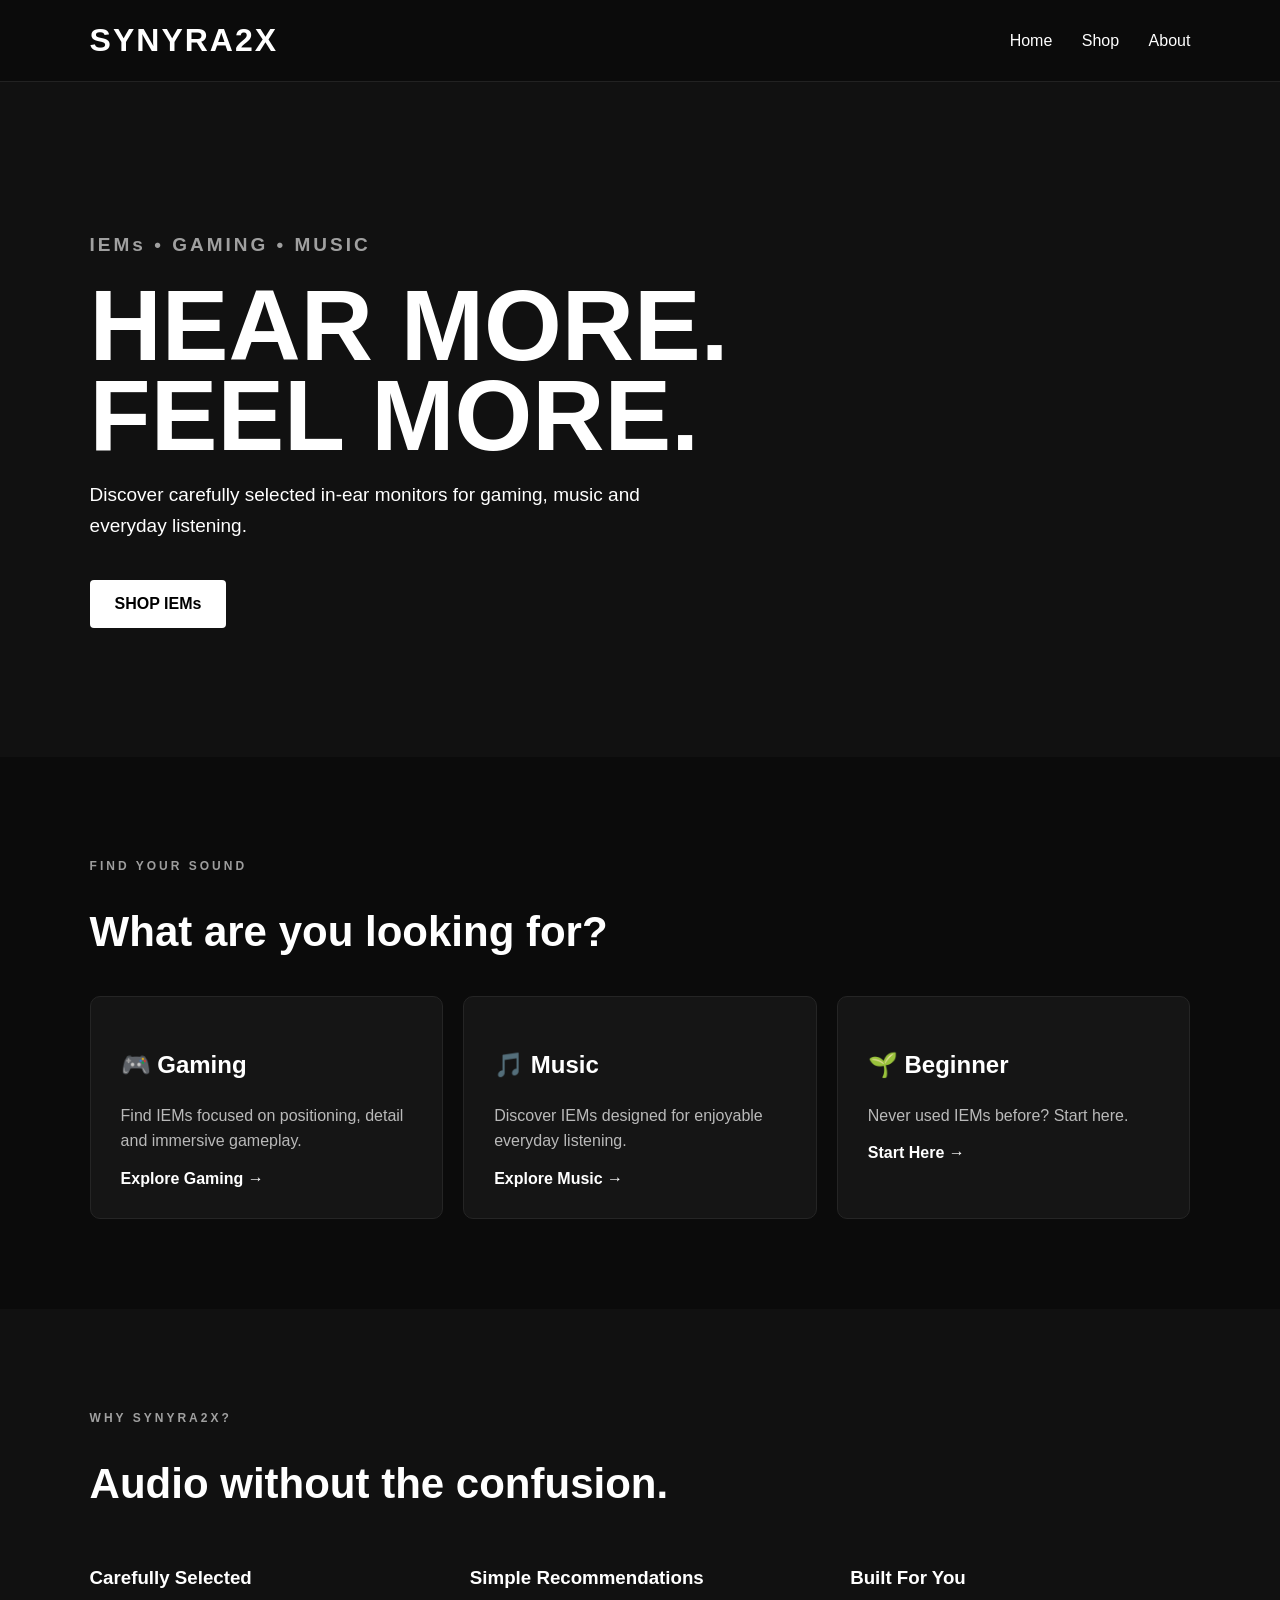
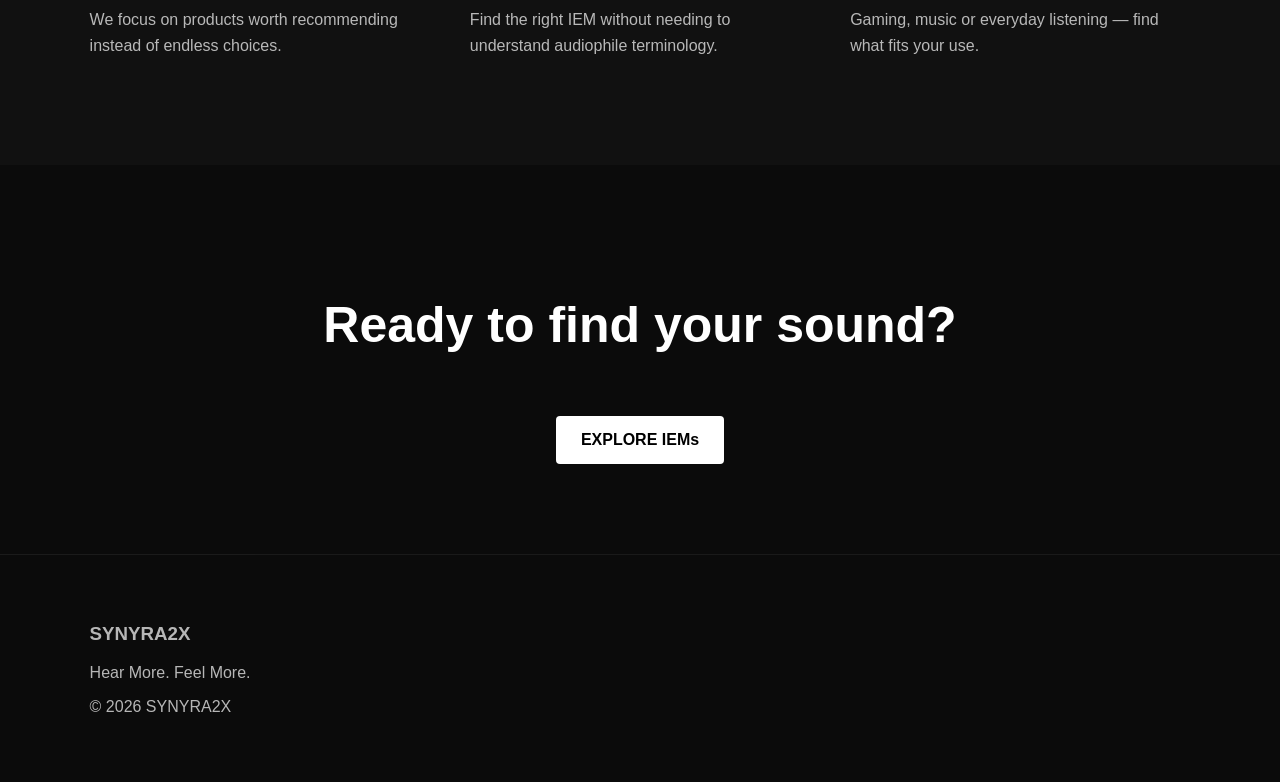
<file: index.html>
<!DOCTYPE html>
<html lang="en">

<head>
    <meta charset="UTF-8">
    <meta name="viewport" content="width=device-width, initial-scale=1.0">

    <title>SYNYRA2X — Find Your Sound</title>

    <link rel="stylesheet" href="style.css">
</head>

<body>

<header>

    <h1>SYNYRA2X</h1>

    <nav>
        <a href="index.html">Home</a>
        <a href="shop.html">Shop</a>
        <a href="about.html">About</a>
    </nav>

</header>


<main>

<section class="hero">

    <div class="hero-content">

        <p class="eyebrow">IEMs • GAMING • MUSIC</p>

        <h2>
            HEAR MORE.<br>
            FEEL MORE.
        </h2>

        <p>
            Discover carefully selected in-ear monitors
            for gaming, music and everyday listening.
        </p>

        <a class="button" href="shop.html">
            SHOP IEMs
        </a>

    </div>

</section>


<section>

    <p class="eyebrow">FIND YOUR SOUND</p>

    <h2>What are you looking for?</h2>

    <div class="categories">

        <div class="category">

            <h3>🎮 Gaming</h3>

            <p>
                Find IEMs focused on positioning,
                detail and immersive gameplay.
            </p>

            <a href="shop.html">
                Explore Gaming →
            </a>

        </div>


        <div class="category">

            <h3>🎵 Music</h3>

            <p>
                Discover IEMs designed for
                enjoyable everyday listening.
            </p>

            <a href="shop.html">
                Explore Music →
            </a>

        </div>


        <div class="category">

            <h3>🌱 Beginner</h3>

            <p>
                Never used IEMs before?
                Start here.
            </p>

            <a href="shop.html">
                Start Here →
            </a>

        </div>

    </div>

</section>


<section class="why">

    <p class="eyebrow">WHY SYNYRA2X?</p>

    <h2>Audio without the confusion.</h2>

    <div class="features">

        <div>
            <h3>Carefully Selected</h3>
            <p>
                We focus on products worth
                recommending instead of endless choices.
            </p>
        </div>

        <div>
            <h3>Simple Recommendations</h3>
            <p>
                Find the right IEM without
                needing to understand audiophile terminology.
            </p>
        </div>

        <div>
            <h3>Built For You</h3>
            <p>
                Gaming, music or everyday listening —
                find what fits your use.
            </p>
        </div>

    </div>

</section>


<section class="cta">

    <h2>Ready to find your sound?</h2>

    <a class="button" href="shop.html">
        EXPLORE IEMs
    </a>

</section>

</main>


<footer>

    <h3>SYNYRA2X</h3>

    <p>
        Hear More. Feel More.
    </p>

    <p>
        © 2026 SYNYRA2X
    </p>

</footer>

</body>

</html>
</file>
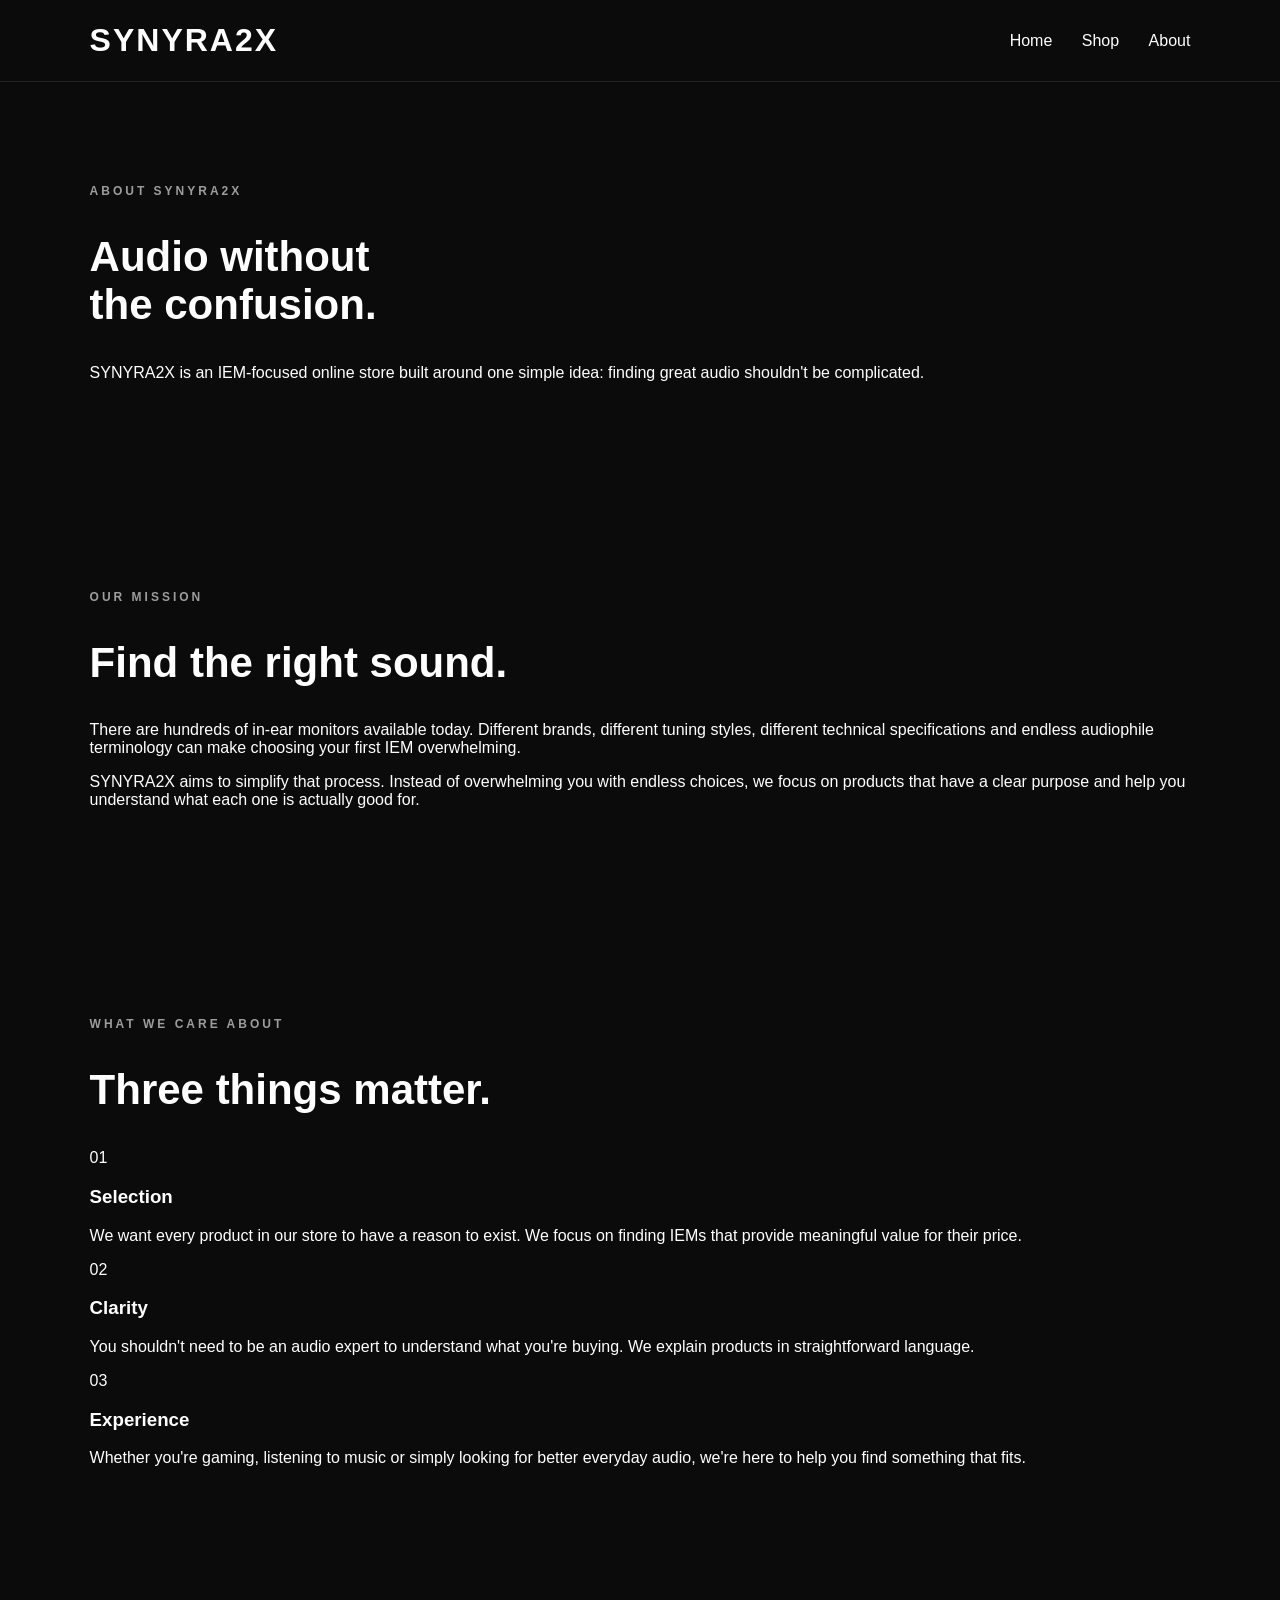
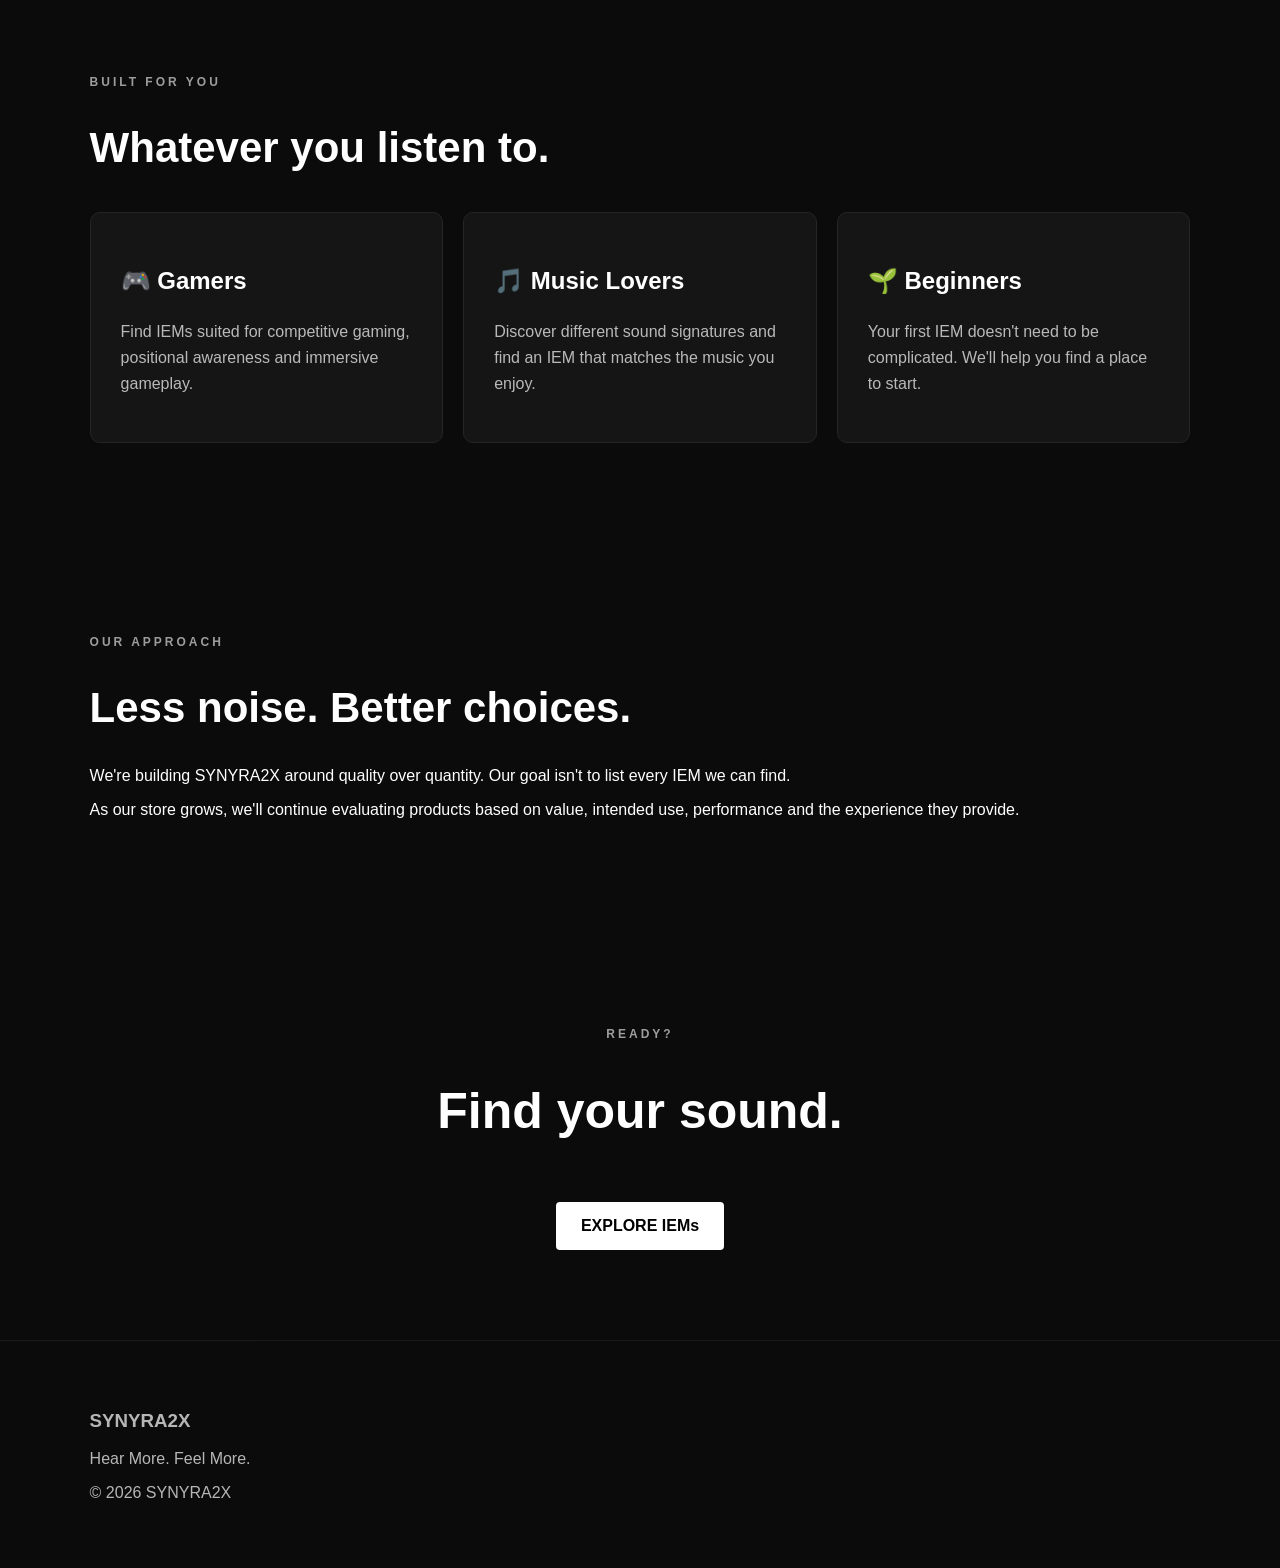
<file: about.html>
<!DOCTYPE html>
<html lang="en">

<head>
    <meta charset="UTF-8">
    <meta name="viewport" content="width=device-width, initial-scale=1.0">

    <title>About — SYNYRA2X</title>

    <link rel="stylesheet" href="style.css">
</head>

<body>

<header>

    <h1>SYNYRA2X</h1>

    <nav>
        <a href="index.html">Home</a>
        <a href="shop.html">Shop</a>
        <a href="about.html">About</a>
    </nav>

</header>


<main>

<!-- INTRO -->

<section class="about-hero">

    <p class="eyebrow">ABOUT SYNYRA2X</p>

    <h2>
        Audio without<br>
        the confusion.
    </h2>

    <p>
        SYNYRA2X is an IEM-focused online store built around
        one simple idea: finding great audio shouldn't be complicated.
    </p>

</section>


<!-- OUR MISSION -->

<section>

    <p class="eyebrow">OUR MISSION</p>

    <h2>Find the right sound.</h2>

    <p class="about-text">

        There are hundreds of in-ear monitors available today.
        Different brands, different tuning styles, different
        technical specifications and endless audiophile terminology
        can make choosing your first IEM overwhelming.

    </p>

    <p class="about-text">

        SYNYRA2X aims to simplify that process.

        Instead of overwhelming you with endless choices,
        we focus on products that have a clear purpose and
        help you understand what each one is actually good for.

    </p>

</section>


<!-- WHAT WE CARE ABOUT -->

<section class="about-dark">

    <p class="eyebrow">WHAT WE CARE ABOUT</p>

    <h2>Three things matter.</h2>


    <div class="about-grid">


        <div class="about-card">

            <div class="about-number">
                01
            </div>

            <h3>Selection</h3>

            <p>
                We want every product in our store to have
                a reason to exist. We focus on finding IEMs
                that provide meaningful value for their price.
            </p>

        </div>


        <div class="about-card">

            <div class="about-number">
                02
            </div>

            <h3>Clarity</h3>

            <p>
                You shouldn't need to be an audio expert
                to understand what you're buying. We explain
                products in straightforward language.
            </p>

        </div>


        <div class="about-card">

            <div class="about-number">
                03
            </div>

            <h3>Experience</h3>

            <p>
                Whether you're gaming, listening to music
                or simply looking for better everyday audio,
                we're here to help you find something that fits.
            </p>

        </div>


    </div>

</section>


<!-- WHO WE SERVE -->

<section>

    <p class="eyebrow">BUILT FOR YOU</p>

    <h2>Whatever you listen to.</h2>


    <div class="categories">


        <div class="category">

            <h3>🎮 Gamers</h3>

            <p>
                Find IEMs suited for competitive gaming,
                positional awareness and immersive gameplay.
            </p>

        </div>


        <div class="category">

            <h3>🎵 Music Lovers</h3>

            <p>
                Discover different sound signatures and
                find an IEM that matches the music you enjoy.
            </p>

        </div>


        <div class="category">

            <h3>🌱 Beginners</h3>

            <p>
                Your first IEM doesn't need to be complicated.
                We'll help you find a place to start.
            </p>

        </div>


    </div>

</section>


<!-- OUR APPROACH -->

<section class="about-dark">

    <p class="eyebrow">OUR APPROACH</p>

    <h2>Less noise. Better choices.</h2>

    <p class="about-text">

        We're building SYNYRA2X around quality over quantity.
        Our goal isn't to list every IEM we can find.

    </p>

    <p class="about-text">

        As our store grows, we'll continue evaluating products
        based on value, intended use, performance and the
        experience they provide.

    </p>

</section>


<!-- CTA -->

<section class="cta">

    <p class="eyebrow">READY?</p>

    <h2>Find your sound.</h2>

    <a class="button" href="shop.html">
        EXPLORE IEMs
    </a>

</section>

</main>


<footer>

    <h3>SYNYRA2X</h3>

    <p>
        Hear More. Feel More.
    </p>

    <p>
        © 2026 SYNYRA2X
    </p>

</footer>


</body>

</html>
</file>
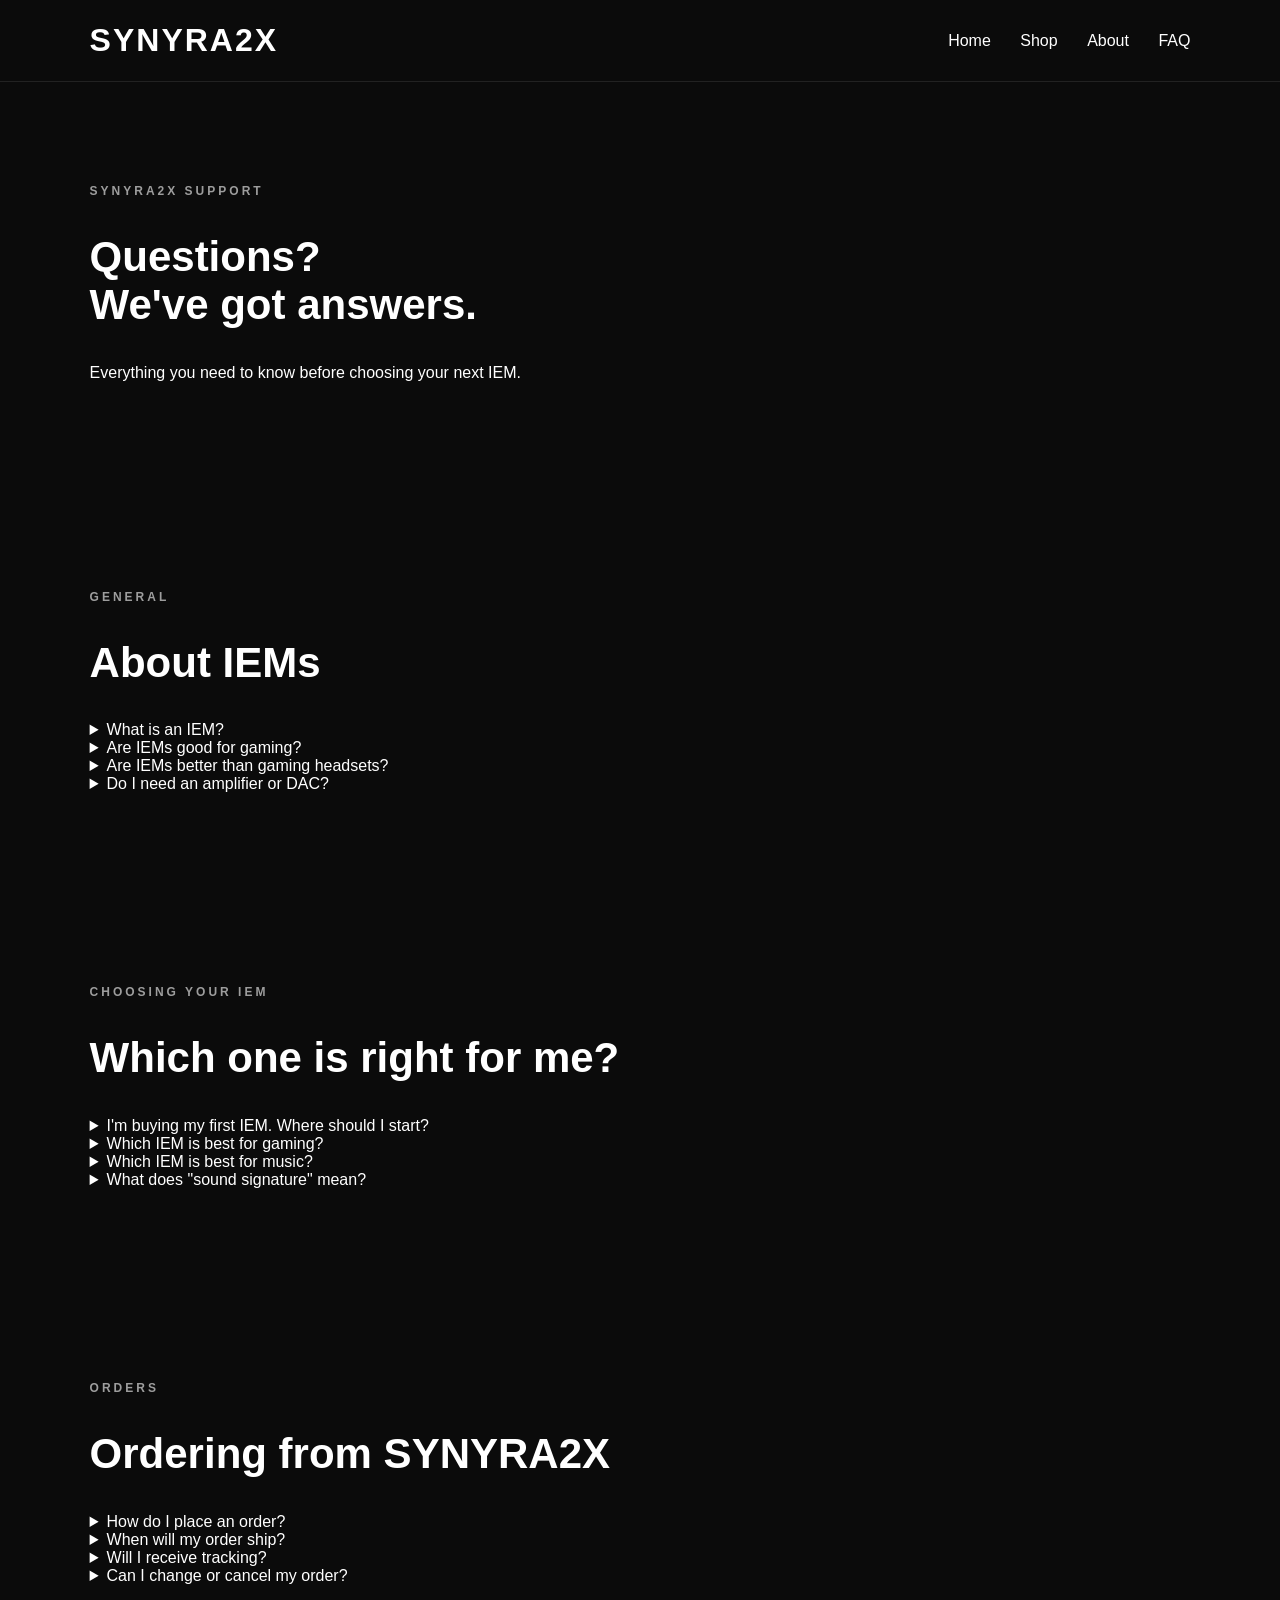
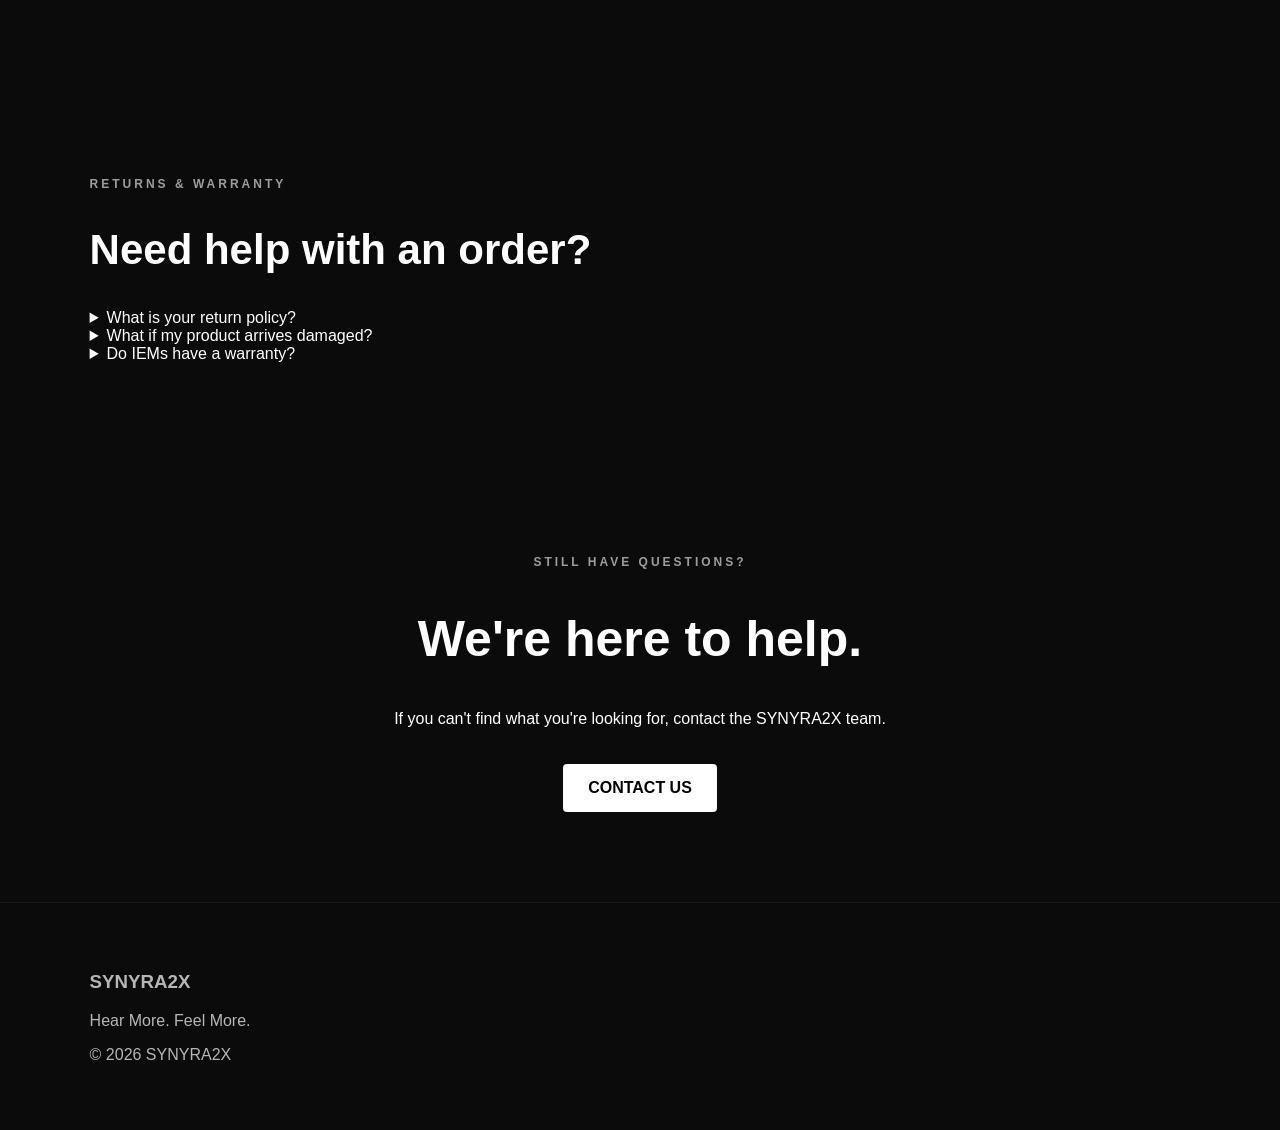
<file: faq.html>
<!DOCTYPE html>
<html lang="en">

<head>
    <meta charset="UTF-8">
    <meta name="viewport" content="width=device-width, initial-scale=1.0">

    <title>FAQ — SYNYRA2X</title>

    <link rel="stylesheet" href="style.css">
</head>

<body>

<header>

    <h1>SYNYRA2X</h1>

    <nav>
        <a href="index.html">Home</a>
        <a href="shop.html">Shop</a>
        <a href="about.html">About</a>
        <a href="faq.html">FAQ</a>
    </nav>

</header>


<main>

<!-- FAQ HERO -->

<section class="faq-hero">

    <p class="eyebrow">SYNYRA2X SUPPORT</p>

    <h2>
        Questions?<br>
        We've got answers.
    </h2>

    <p>
        Everything you need to know before
        choosing your next IEM.
    </p>

</section>


<!-- GENERAL -->

<section>

    <p class="eyebrow">GENERAL</p>

    <h2>About IEMs</h2>


    <div class="faq-list">


        <details class="faq-item">

            <summary>
                What is an IEM?
            </summary>

            <p>
                IEM stands for In-Ear Monitor. IEMs are earphones
                designed to sit inside the ear canal and deliver
                detailed sound directly to the listener.
            </p>

        </details>


        <details class="faq-item">

            <summary>
                Are IEMs good for gaming?
            </summary>

            <p>
                They can be. Many IEMs provide detailed sound and
                can make it easier to hear positional cues such as
                footsteps, reloads and other in-game sounds.
            </p>

        </details>


        <details class="faq-item">

            <summary>
                Are IEMs better than gaming headsets?
            </summary>

            <p>
                It depends on what you prefer. IEMs can offer
                excellent detail and a lightweight design, while
                traditional gaming headsets may offer features
                such as built-in microphones and larger ear cups.
            </p>

        </details>


        <details class="faq-item">

            <summary>
                Do I need an amplifier or DAC?
            </summary>

            <p>
                Most entry-level IEMs can be driven directly from
                common phones, computers and gaming devices.
                Some higher-end setups may benefit from additional
                audio equipment.
            </p>

        </details>


    </div>

</section>


<!-- CHOOSING -->

<section class="faq-dark">

    <p class="eyebrow">CHOOSING YOUR IEM</p>

    <h2>Which one is right for me?</h2>


    <div class="faq-list">


        <details class="faq-item">

            <summary>
                I'm buying my first IEM. Where should I start?
            </summary>

            <p>
                Start with our beginner recommendations.
                We'll focus on products that provide good value
                without requiring extensive audio knowledge.
            </p>

        </details>


        <details class="faq-item">

            <summary>
                Which IEM is best for gaming?
            </summary>

            <p>
                The best choice depends on the games you play
                and the type of sound you prefer. Our gaming
                recommendations will prioritize detail,
                imaging and positional awareness.
            </p>

        </details>


        <details class="faq-item">

            <summary>
                Which IEM is best for music?
            </summary>

            <p>
                There isn't one answer for everyone. Different
                IEMs have different sound signatures. Once our
                product collection is finalized, we'll explain
                what each recommendation is best suited for.
            </p>

        </details>


        <details class="faq-item">

            <summary>
                What does "sound signature" mean?
            </summary>

            <p>
                Sound signature describes the overall character
                of an IEM's sound. For example, an IEM may emphasize
                bass, vocals, treble or provide a more balanced
                presentation.
            </p>

        </details>


    </div>

</section>


<!-- ORDERS -->

<section>

    <p class="eyebrow">ORDERS</p>

    <h2>Ordering from SYNYRA2X</h2>


    <div class="faq-list">


        <details class="faq-item">

            <summary>
                How do I place an order?
            </summary>

            <p>
                Choose an available product, select your purchase
                option and complete checkout through our payment
                system.
            </p>

        </details>


        <details class="faq-item">

            <summary>
                When will my order ship?
            </summary>

            <p>
                Processing and delivery times depend on the product,
                fulfillment location and shipping method selected.
                Specific estimates will be displayed once our
                shipping arrangements are finalized.
            </p>

        </details>


        <details class="faq-item">

            <summary>
                Will I receive tracking?
            </summary>

            <p>
                Tracking availability depends on the shipping
                method used for your order. If tracking is provided,
                it will be sent to you once your order has shipped.
            </p>

        </details>


        <details class="faq-item">

            <summary>
                Can I change or cancel my order?
            </summary>

            <p>
                Contact us as soon as possible after placing your
                order. We will let you know whether a change or
                cancellation is possible based on the order status.
            </p>

        </details>


    </div>

</section>


<!-- RETURNS -->

<section class="faq-dark">

    <p class="eyebrow">RETURNS & WARRANTY</p>

    <h2>Need help with an order?</h2>


    <div class="faq-list">


        <details class="faq-item">

            <summary>
                What is your return policy?
            </summary>

            <p>
                Our return policy will be provided on each product
                and in our Returns Policy once our supplier and
                fulfillment terms are finalized.
            </p>

        </details>


        <details class="faq-item">

            <summary>
                What if my product arrives damaged?
            </summary>

            <p>
                Contact us as soon as possible with your order
                information and photographs of the damage.
                We'll review the situation and provide the
                appropriate next steps.
            </p>

        </details>


        <details class="faq-item">

            <summary>
                Do IEMs have a warranty?
            </summary>

            <p>
                Warranty coverage depends on the manufacturer and
                specific product. Warranty information will be
                provided with each product listing where applicable.
            </p>

        </details>


    </div>

</section>


<!-- CONTACT -->

<section class="cta">

    <p class="eyebrow">STILL HAVE QUESTIONS?</p>

    <h2>We're here to help.</h2>

    <p>
        If you can't find what you're looking for,
        contact the SYNYRA2X team.
    </p>

    <a class="button" href="mailto:YOUR-EMAIL-HERE">
        CONTACT US
    </a>

</section>

</main>


<footer>

    <h3>SYNYRA2X</h3>

    <p>
        Hear More. Feel More.
    </p>

    <p>
        © 2026 SYNYRA2X
    </p>

</footer>


</body>

</html>
</file>
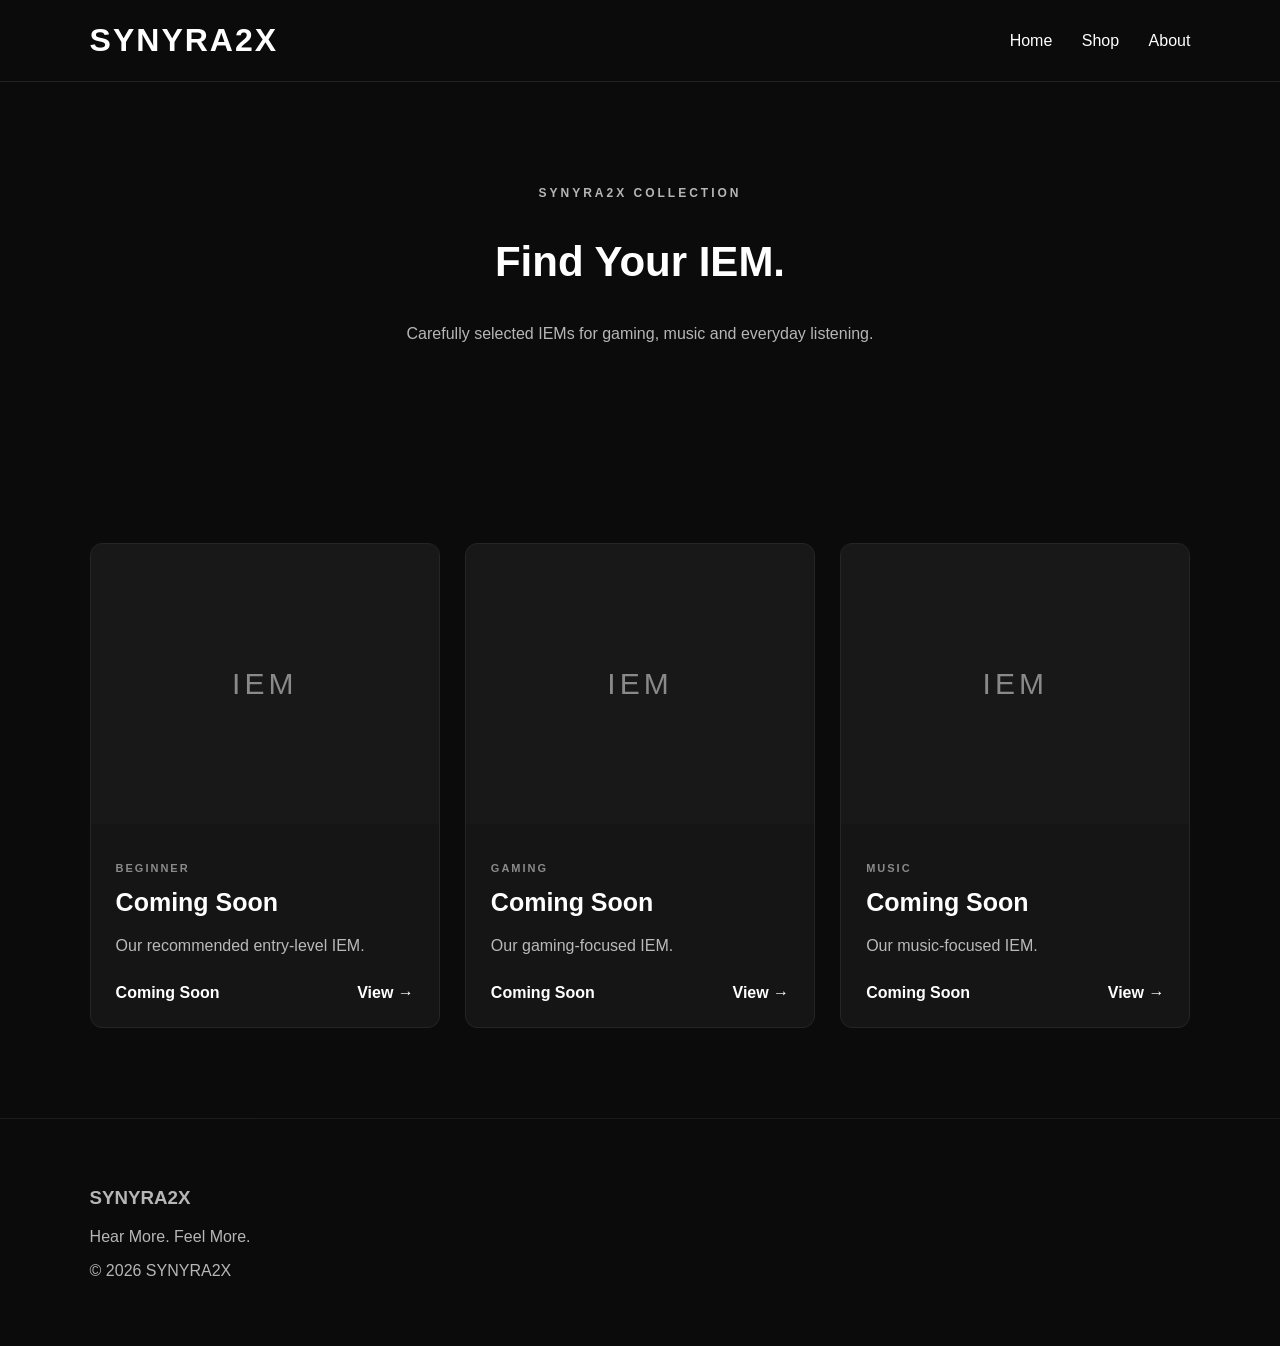
<file: shop.html>
<!DOCTYPE html>
<html lang="en">

<head>
    <meta charset="UTF-8">
    <meta name="viewport" content="width=device-width, initial-scale=1.0">
    <title>Shop IEMs — SYNYRA2X</title>
    <link rel="stylesheet" href="style.css">
</head>

<body>

<header>
    <h1>SYNYRA2X</h1>

    <nav>
        <a href="index.html">Home</a>
        <a href="shop.html">Shop</a>
        <a href="about.html">About</a>
    </nav>
</header>

<main>

<section class="shop-header">

    <p class="eyebrow">SYNYRA2X COLLECTION</p>

    <h2>Find Your IEM.</h2>

    <p>
        Carefully selected IEMs for gaming,
        music and everyday listening.
    </p>

</section>


<section>

<div class="product-grid">


    <article class="product-card">

        <div class="product-image">
            IEM
        </div>

        <div class="product-info">

            <p class="product-category">
                BEGINNER
            </p>

            <h3>Coming Soon</h3>

            <p>
                Our recommended entry-level IEM.
            </p>

            <div class="product-bottom">

                <strong>Coming Soon</strong>

                <a href="#">
                    View →
                </a>

            </div>

        </div>

    </article>


    <article class="product-card">

        <div class="product-image">
            IEM
        </div>

        <div class="product-info">

            <p class="product-category">
                GAMING
            </p>

            <h3>Coming Soon</h3>

            <p>
                Our gaming-focused IEM.
            </p>

            <div class="product-bottom">

                <strong>Coming Soon</strong>

                <a href="#">
                    View →
                </a>

            </div>

        </div>

    </article>


    <article class="product-card">

        <div class="product-image">
            IEM
        </div>

        <div class="product-info">

            <p class="product-category">
                MUSIC
            </p>

            <h3>Coming Soon</h3>

            <p>
                Our music-focused IEM.
            </p>

            <div class="product-bottom">

                <strong>Coming Soon</strong>

                <a href="#">
                    View →
                </a>

            </div>

        </div>

    </article>


</div>

</section>

</main>


<footer>

    <h3>SYNYRA2X</h3>

    <p>Hear More. Feel More.</p>

    <p>© 2026 SYNYRA2X</p>

</footer>

</body>

</html>
</file>
<file: style.css>
* {
    box-sizing: border-box;
}

body {
    margin: 0;
    font-family: Arial, Helvetica, sans-serif;
    background: #0b0b0b;
    color: #ffffff;
}

header {
    display: flex;
    justify-content: space-between;
    align-items: center;

    padding: 22px 7%;

    border-bottom: 1px solid #222;
}

header h1 {
    margin: 0;
    letter-spacing: 2px;
}

nav a {
    color: #ffffff;
    text-decoration: none;
    margin-left: 25px;
}

nav a:hover {
    opacity: 0.6;
}


.hero {
    min-height: 75vh;

    display: flex;
    align-items: center;

    padding: 80px 7%;

    background: #111111;
}

.hero-content {
    max-width: 700px;
}

.eyebrow {
    font-size: 12px;
    letter-spacing: 3px;
    font-weight: bold;
    opacity: 0.6;
}

.hero h2 {
    font-size: clamp(50px, 9vw, 100px);
    line-height: 0.9;

    margin: 20px 0;
}

.hero p {
    font-size: 19px;
    line-height: 1.6;

    max-width: 600px;
}


.button {
    display: inline-block;

    margin-top: 20px;

    padding: 15px 25px;

    background: #ffffff;
    color: #000000;

    text-decoration: none;

    font-weight: bold;

    border-radius: 4px;
}

.button:hover {
    opacity: 0.8;
}


section:not(.hero) {
    padding: 90px 7%;
}

section h2 {
    font-size: 42px;
}


.categories {
    display: grid;

    grid-template-columns:
        repeat(auto-fit, minmax(220px, 1fr));

    gap: 20px;

    margin-top: 40px;
}


.category {
    padding: 30px;

    background: #151515;

    border: 1px solid #252525;

    border-radius: 10px;
}

.category h3 {
    font-size: 24px;
}

.category p {
    line-height: 1.6;
    opacity: 0.7;
}

.category a {
    color: white;

    text-decoration: none;

    font-weight: bold;
}


.why {
    background: #111111;
}

.features {
    display: grid;

    grid-template-columns:
        repeat(auto-fit, minmax(220px, 1fr));

    gap: 40px;

    margin-top: 40px;
}

.features p {
    line-height: 1.6;
    opacity: 0.7;
}


.cta {
    text-align: center;
}

.cta h2 {
    font-size: 50px;
}


footer {
    padding: 50px 7%;

    border-top: 1px solid #222;

    opacity: 0.7;
}


@media (max-width: 600px) {

    header {
        flex-direction: column;
        gap: 15px;
    }

    nav a {
        margin: 0 8px;
    }

    .hero {
        min-height: 80vh;
    }
}

.shop-header {
    text-align: center;
    max-width: 700px;
    margin: auto;
}

.shop-header p {
    line-height: 1.6;
    opacity: 0.7;
}


.product-grid {
    display: grid;

    grid-template-columns:
        repeat(auto-fit, minmax(260px, 1fr));

    gap: 25px;
}


.product-card {
    background: #151515;

    border: 1px solid #252525;

    border-radius: 12px;

    overflow: hidden;

    transition: transform 0.2s ease;
}


.product-card:hover {
    transform: translateY(-5px);
}


.product-image {
    height: 280px;

    display: flex;

    align-items: center;
    justify-content: center;

    background: #1d1d1d;

    font-size: 30px;

    letter-spacing: 4px;

    opacity: 0.5;
}


.product-info {
    padding: 25px;
}


.product-category {
    font-size: 11px !important;

    letter-spacing: 2px;

    font-weight: bold;

    opacity: 0.5 !important;
}


.product-info h3 {
    font-size: 25px;

    margin: 10px 0;
}


.product-info > p {
    line-height: 1.6;

    opacity: 0.7;
}


.product-bottom {
    display: flex;

    justify-content: space-between;

    align-items: center;

    margin-top: 25px;
}


.product-bottom a {
    color: white;

    text-decoration: none;

    font-weight: bold;
}
</file>
